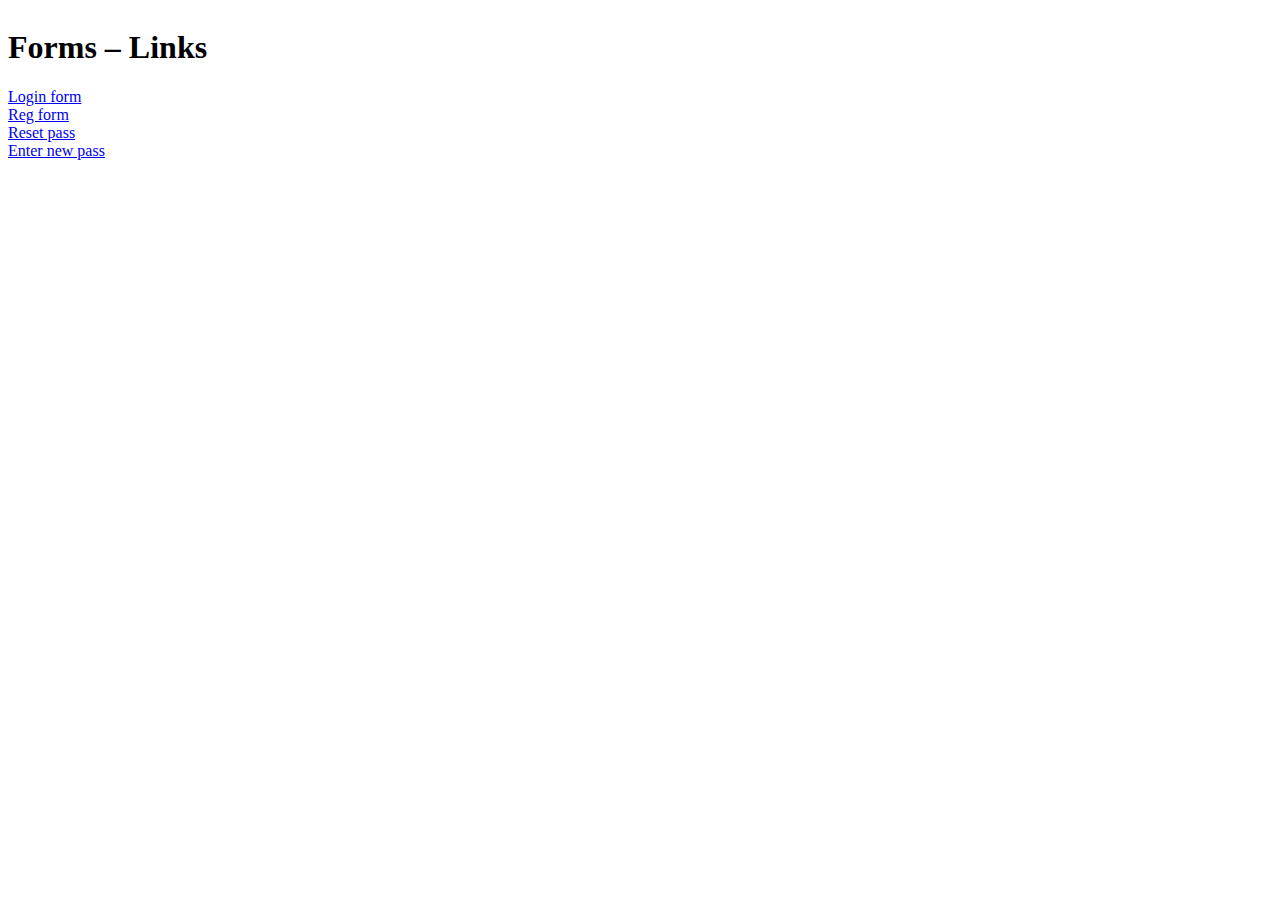
<file: index.html>
<!DOCTYPE html>
<html>
  <head>
    <meta charset="utf-8">
    <title></title>
    <style media="screen">
      body {
        display: flex;
        flex-direction: column;
      }
    </style>
  </head>
  <body>
    <h1>Forms – Links</h1>
    <a href="login-form.html">Login form</a>
    <a href="reg-form.html">Reg form</a>
    <a href="reset-form.html">Reset pass</a>
    <a href="new-pass-form.html">Enter new pass</a>
  </body>
</html>
</file>
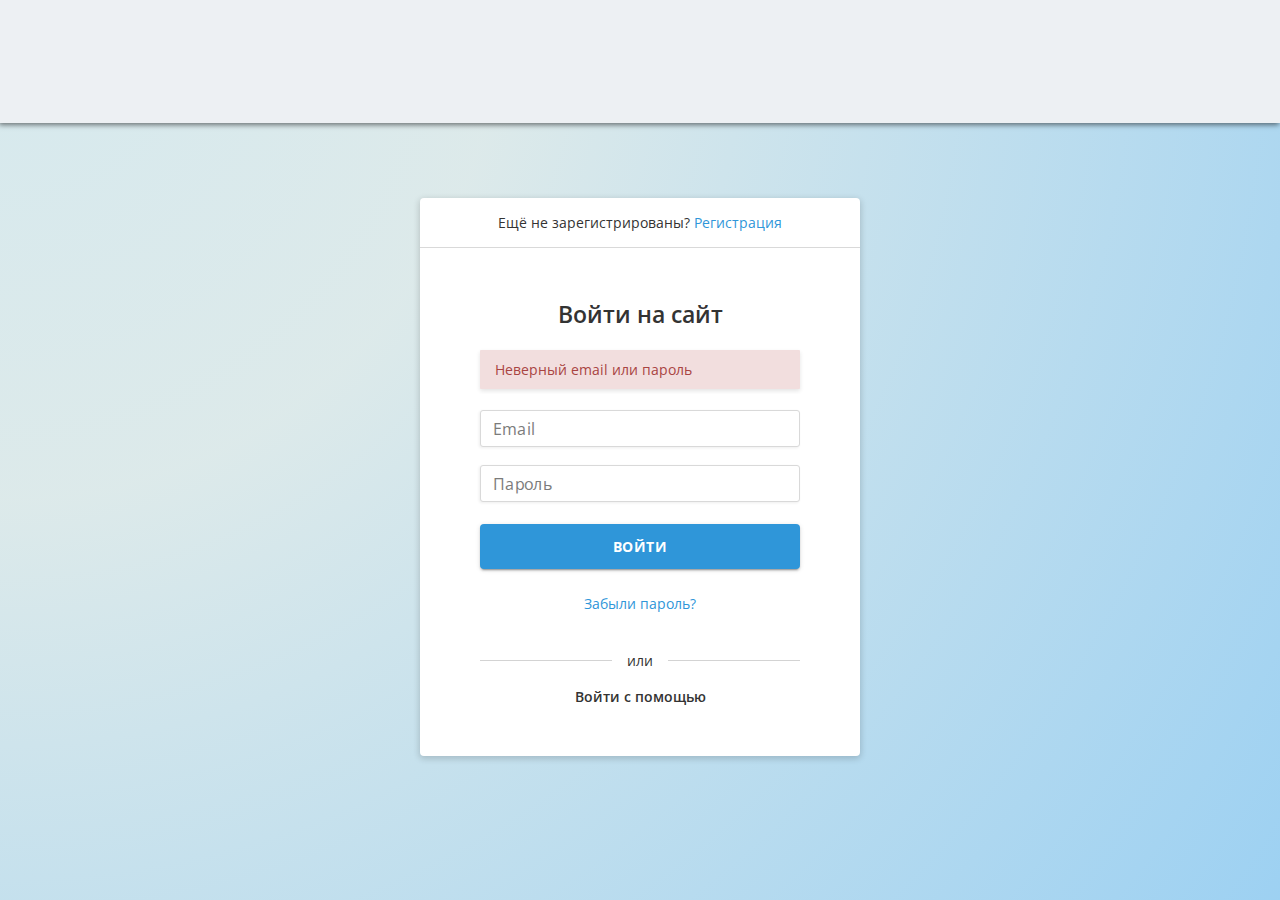
<file: login-form.html>
<!DOCTYPE html>
<html class="fp-m-form">
  <head>
    <meta charset="utf-8">
    <meta name="viewport" content="width=device-width, initial-scale=1">
    <title></title>
    <link href="https://fonts.googleapis.com/css?family=Open+Sans:300,400,400i,600,700&display=swap&subset=cyrillic" rel="stylesheet">

    <link rel="stylesheet" href="css/m-form.css">
    <link rel="stylesheet" href="css/m-forms-cl.css">
  </head>
  <body>
    <header></header>

    <div class="form-container">
      <div class="form-topline pd--lr">
        <p>Ещё не зарегистрированы? <a href="reg-form.html">Регистрация</a></p>
      </div>
      <div class="form-wrapper pd--lr pd--b">
        <h1>Войти на сайт</h1>
        <div class="alert-msg">
          <span>Неверный email или пароль</span>
        </div>
        <form class="m-form" action="index.html" method="post" data-parsley-validate>
          <div class="field">
            <input type="email" name="email"  autocomplete="username" id="email" placeholder="myemail@example.com" required/>
            <label for="email"><span>Email</span></label>
          </div>
          <div class="field">
            <input type="password" name="password" id="password" autocomplete="current-password" placeholder="Введите пароль" required/>
            <label for="password"><span>Пароль</span></label>
            <span class="unmask far fa-eye" type="button" title="Показать или скрыть пароль" onclick="showPassword()"></span>
          </div>
          <input type="submit" value="Войти" class="m-button">
        </form>
        <p><a href="reset-form.html">Забыли пароль?</a></p>
        <div class="splitter">
          <span>или</span>
        </div>
        <h2>Войти с помощью</h2>
        <div style="display:flex;justify-content: center;">
          <script async src="//ulogin.ru/js/ulogin.js"></script>
          <div id="uLogin" data-ulogin="display=panel;theme=flat;fields=first_name,last_name;providers=vkontakte,google,yandex,mailru,facebook;hidden=;redirect_uri=https%3A%2F%2Findiprint.ru;mobilebuttons=0;"></div>
        </div>
      </div>
    </div>

    <footer></footer>

    <script
      src="https://code.jquery.com/jquery-3.4.1.min.js"
      integrity="sha256-CSXorXvZcTkaix6Yvo6HppcZGetbYMGWSFlBw8HfCJo="
      crossorigin="anonymous"></script>
    <script src="js/parsley.min.js" charset="utf-8"></script>
    <script src="js/m-forms.js" charset="utf-8"></script>
  </body>
</html>
</file>
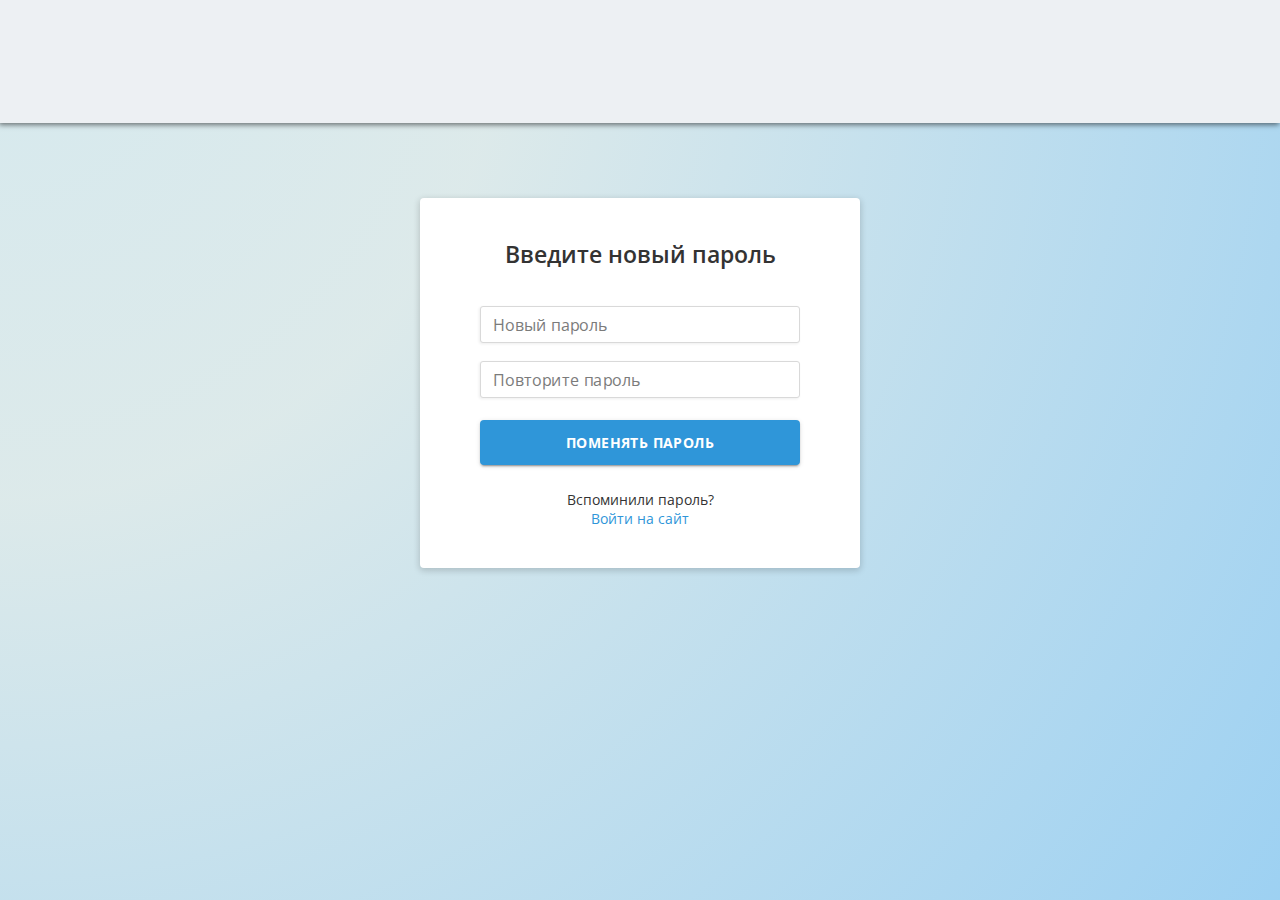
<file: new-pass-form.html>
<!DOCTYPE html>
<html class="fp-m-form">
  <head>
    <meta charset="utf-8">
    <meta name="viewport" content="width=device-width, initial-scale=1">
    <title></title>
    <link href="https://fonts.googleapis.com/css?family=Open+Sans:300,400,400i,600,700&display=swap&subset=cyrillic" rel="stylesheet">

    <link rel="stylesheet" href="css/m-form.css">
    <link rel="stylesheet" href="css/m-forms-cl.css">
  </head>
  <body>
    <header></header>

    <div class="form-container">
      <div class="form-wrapper pd--lr pd--b pd--t">
        <h1>Введите новый пароль</h1>
        <form class="m-form" action="index.html" method="post" data-parsley-validate>
          <div class="field">
            <input type="password" name="password" id="password" placeholder="Введите пароль" pattern=".{4,}" data-parsley-pattern-message="Не менее 4 символов" required/>
            <label for="password"><span>Новый пароль</span></label>
            <span class="unmask far fa-eye" type="button" title="Показать или скрыть пароль" onclick="showPassword()"></span>
          </div>
          <div class="field">
            <input type="password" name="password" id="password-c" placeholder="Повторите пароль" pattern=".{4,}" data-parsley-equalto="#password" data-parsley-pattern-message="Более 4 символов" data-parsley-equalto-message="Пароль не совпадает" required/>
            <label for="password"><span>Повторите пароль</span></label>
          </div>
          <input type="submit" value="Поменять пароль" class="m-button">
        </form>
        <p>Вспоминили пароль?<br><a href="login-form.html">Войти на сайт</a></p>
      </div>
    </div>

    <footer></footer>

    <script
      src="https://code.jquery.com/jquery-3.4.1.min.js"
      integrity="sha256-CSXorXvZcTkaix6Yvo6HppcZGetbYMGWSFlBw8HfCJo="
      crossorigin="anonymous"></script>
    <script src="js/parsley.min.js" charset="utf-8"></script>
    <script src="js/m-forms.js" charset="utf-8"></script>
  </body>
</html>
</file>
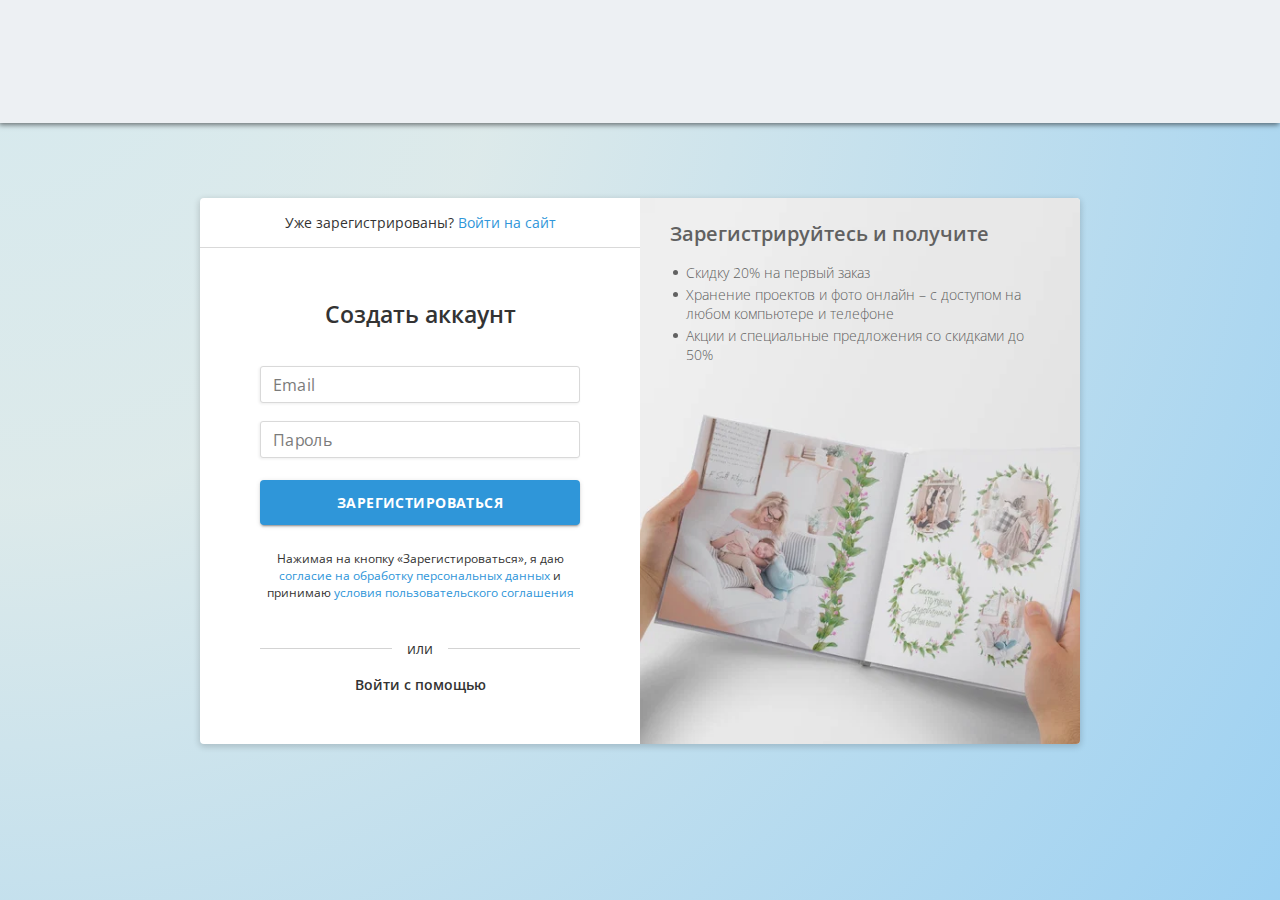
<file: reg-form.html>
<!DOCTYPE html>
<html class="fp-m-form">
  <head>
    <meta charset="utf-8">
    <meta name="viewport" content="width=device-width, initial-scale=1">
    <title></title>
    <link href="https://fonts.googleapis.com/css?family=Open+Sans:300,400,400i,600,700&display=swap&subset=cyrillic" rel="stylesheet">

    <link rel="stylesheet" href="css/m-form.css">
    <link rel="stylesheet" href="css/m-forms-cl.css">
  </head>
  <body>
    <header></header>

    <div class="form-container dw-b">
      <div class="">
        <div class="form-topline pd--lr">
          <p>Уже зарегистрированы? <a href="login-form.html"> Войти на сайт</a></p>
        </div>
        <div class="form-wrapper pd--lr pd--b">
          <h1>Создать аккаунт</h1>
          <form class="m-form" action="index.html" method="post" data-parsley-validate>
            <div class="field">
              <input type="email" name="email" autocomplete="username" id="email" placeholder="myemail@example.com" required/>
              <label for="email"><span>Email</span></label>
            </div>
            <div class="field">
              <input type="password" name="password" id="password" autocomplete="new-password" placeholder="Введите пароль" pattern=".{4,}" data-parsley-pattern-message="Более 4 символов" required/>
              <label for="password"><span>Пароль</span></label>
              <span class="unmask far fa-eye" type="button" title="Показать или скрыть пароль" onclick="showPassword()"></span>
            </div>
            <input type="submit" value="Зарегистироваться" class="m-button">
          </form>
          <p class="f-policy">Нажимая на кнопку «Зарегистироваться», я даю <a href="">согласие на обработку персональных данных</a> и принимаю <a href="">условия пользовательского соглашения</a></p>
          <div class="splitter">
            <span>или</span>
          </div>
          <h2>Войти с помощью</h2>
          <div style="display:flex;justify-content: center;">
            <script async src="//ulogin.ru/js/ulogin.js"></script>
            <div id="uLogin" data-ulogin="display=panel;theme=flat;fields=first_name,last_name;providers=vkontakte,google,yandex,mailru,facebook;hidden=;redirect_uri=https%3A%2F%2Findiprint.ru;mobilebuttons=0;"></div>
          </div>
        </div>
      </div>
      <div class="form-banner">
        <div>
          <h2>Зарегистрируйтесь и получите</h2>
          <ul>
            <li><span>Скидку 20% на первый заказ</span></li>
            <li><span>Хранение проектов и фото онлайн – с доступом на любом компьютере и телефоне</span></li>
            <li><span>Акции и специальные предложения со скидками до 50%</span></li>
          </ul>
        </div>
      </div>
    </div>

    <footer></footer>

    <script
      src="https://code.jquery.com/jquery-3.4.1.min.js"
      integrity="sha256-CSXorXvZcTkaix6Yvo6HppcZGetbYMGWSFlBw8HfCJo="
      crossorigin="anonymous"></script>
    <script src="js/parsley.min.js" charset="utf-8"></script>
    <script src="js/m-forms.js" charset="utf-8"></script>
  </body>
</html>
</file>
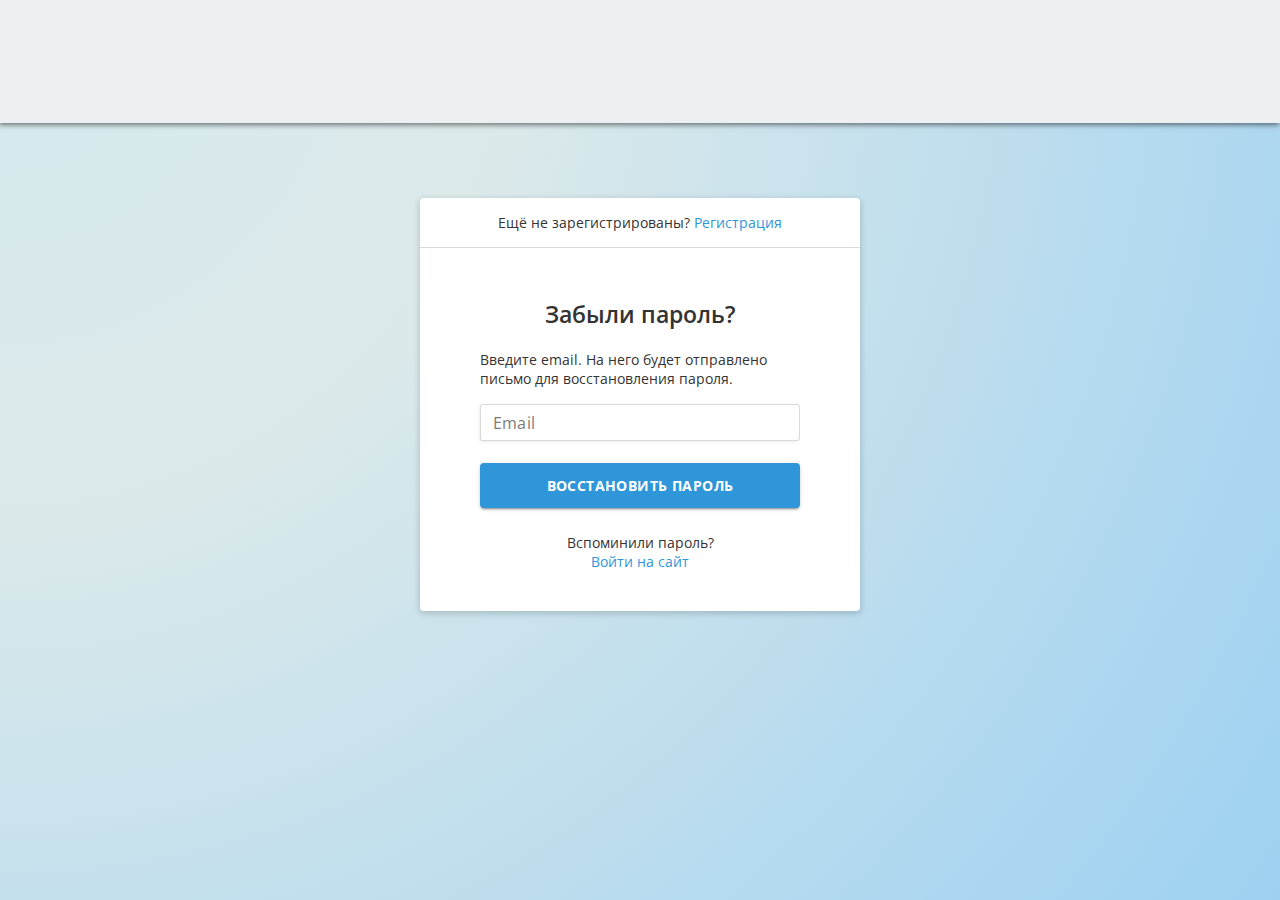
<file: reset-form.html>
<!DOCTYPE html>
<html class="fp-m-form">
  <head>
    <meta charset="utf-8">
    <meta name="viewport" content="width=device-width, initial-scale=1">
    <title></title>
    <link href="https://fonts.googleapis.com/css?family=Open+Sans:300,400,400i,600,700&display=swap&subset=cyrillic" rel="stylesheet">

    <link rel="stylesheet" href="css/m-form.css">
    <link rel="stylesheet" href="css/m-forms-cl.css">
  </head>
  <body>
    <header></header>

    <div class="form-container">
      <div class="form-topline pd--lr">
        <p>Ещё не зарегистрированы? <a href="reg-form.html">Регистрация</a></p>
      </div>
      <div class="form-wrapper pd--lr pd--b">
        <h1>Забыли пароль?</h1>
        <p>Введите email. На него будет отправлено письмо для восстановления пароля.</p>
        <form class="m-form" action="index.html" method="post" data-parsley-validate>
          <div class="field">
            <input type="email" name="email" id="email" placeholder="myemail@example.com" required/>
            <label for="email"><span>Email</span></label>
          </div>
          <input type="submit" value="Восстановить пароль" class="m-button">
        </form>
        <p>Вспоминили пароль?<br><a href="login-form.html">Войти на сайт</a></p>
      </div>
    </div>

    <footer></footer>

    <script
      src="https://code.jquery.com/jquery-3.4.1.min.js"
      integrity="sha256-CSXorXvZcTkaix6Yvo6HppcZGetbYMGWSFlBw8HfCJo="
      crossorigin="anonymous"></script>
    <script src="js/parsley.min.js" charset="utf-8"></script>
    <script src="js/m-forms.js" charset="utf-8"></script>
  </body>
</html>
</file>
<file: css/m-form.css>
html {
  font-size: 15px;
}

body.forms {
  font-family: Avenir Next, Avenir, SegoeUI, sans-serif;
  font-family:"Open Sans","Helvetica Neue",Helvetica,Arial,sans-serif;
  color:#333;
  max-width: 700px;
  background-color: lightgray;
  padding: 0 30px;
  margin:0 auto;
}

.m-form {
  color: #676767;
  max-width: none;
  font-size: 14px;
  margin: 0;
  background-color: white;
  padding: 0;
  -webkit-box-shadow: none;
          box-shadow: none;
  border-radius: 0
}
.m-form p {
  color: #333333;
  font-size: 13px;
  margin:0
}
.m-form .field {
  margin: 0 0 2px 0;
  position: relative
}
.m-form h1, .m-form h2, .m-form h3 {
  color:#333333;
  font-weight: 600;
  text-align: center;
}
.m-form h1 {
  font-size: 26px
}
.m-form ~ .splitter {
  display: block;
  text-align: center;
  overflow: hidden;
  white-space: nowrap;
  margin: 1.15rem 0;
}
.m-form ~ .splitter > span {
  position: relative;
  display: inline-block;
}
.m-form ~ .splitter > span:before, .m-form ~ .splitter > span:after {
  content: "";
  position: absolute;
  top: 50%;
  width: 9999px;
  height: 1px;
  background: lightgray;
}

.m-form ~ .splitter > span:before {
  right: 100%;
  margin-right: 15px;
}

.m-form ~ .splitter > span:after {
  left: 100%;
  margin-left: 15px;
}
.m-form .field {
  display: -webkit-box;
  display: -ms-flexbox;
  display: flex;
  -webkit-box-orient: vertical;
  -webkit-box-direction: reverse;
      -ms-flex-flow: column-reverse;
          flex-flow: column-reverse;
}
.m-form input:not([type='checkbox']):not([type='submit']):not([type='radio']):not([type='button']):not([type='file']) ~ label, .m-form input:not([type='checkbox']):not([type='submit']):not([type='radio']):not([type='button']):not([type='file']) {
  -webkit-transition: all 0.2s;
  -o-transition: all 0.2s;
  transition: all 0.2s;
  -ms-touch-action: manipulation;
      touch-action: manipulation;
}
.m-form [type='text'], .m-form [type='password'], .m-form [type='date'], .m-form [type='datetime'], .m-form [type='datetime-local'], .m-form [type='month'], .m-form [type='week'], .m-form [type='email'], .m-form [type='number'], .m-form [type='search'], .m-form [type='tel'], .m-form [type='time'], .m-form [type='url'], .m-form [type='color'],
.m-form textarea, .m-form select {
  display: block;
  -webkit-box-sizing: border-box;
          box-sizing: border-box;
  width: 100%;
  height: 2.3375rem;
  height: 2.4625rem;
  padding: 0.5rem;
  color: #414141;
  padding-left: 11px;
  border: 1px solid #D9D9D9;
  border-radius: 3px;
  background-color: #fefefe;
  -webkit-box-shadow: inset 0 0 0 50px #fff, -1px 1px 3px #00000012;
  box-shadow: inset 0 0 0 50px #fff, -1px 1px 3px #00000012;
  font-family: inherit;
  font-size: 1rem;
  font-weight: normal;
  -webkit-transition: border-color 0.25s ease-in-out, -webkit-box-shadow 0.5s;
  transition: border-color 0.25s ease-in-out, -webkit-box-shadow 0.5s;
  -o-transition: box-shadow 0.5s, border-color 0.25s ease-in-out;
  transition: box-shadow 0.5s, border-color 0.25s ease-in-out;
  transition: box-shadow 0.5s, border-color 0.25s ease-in-out, -webkit-box-shadow 0.5s;
  -webkit-appearance: none;
  -moz-appearance: none;
  appearance: none;
  -webkit-user-select: text
}
.m-form input:not([type='checkbox']):not([type='submit']):not([type='radio']):not([type='button']):not([type='file']):focus, textarea:focus, select:focus {
  outline: 0;
  border-color: #2F96D9
}
.m-form input:not([type='checkbox']):not([type='submit']):not([type='radio']):not([type='button']):not([type='file']):focus ~ label, textarea:focus ~ label, select:focus ~ label {
  color: #2F96D9
}
.m-form select {
  margin: 16px 0 0;
  position: relative;
  display: -webkit-box;
  display: -ms-flexbox;
  display: flex;
  line-height: 1em;
}
.m-form select option {
  font-family:"Open Sans"
}
.m-form .drowdown--wrapper {
  display: -webkit-box;
  display: -ms-flexbox;
  display: flex;
  -webkit-box-orient: vertical;
  -webkit-box-direction: normal;
      -ms-flex-direction: column;
          flex-direction: column;
}
.m-form .drowdown--wrapper::after {
  content: "";
  position: absolute;
  z-index: 2;
  right: 10px;
  top: 65%;
  margin-top: -3px;
  height: 0;
  width: 0;
  border-top: 6px solid #5a5a5a;
  border-left: 6px solid transparent;
  border-right: 6px solid transparent;
  pointer-events: none;
}
.m-form input:not([type='checkbox']):not([type='submit']):not([type='radio']):not([type='button']):not([type='file']) ~ label > span {
  background-color: white;
  background: white;
  -webkit-box-shadow: 6px 0 0 white, -6px 0 0 white;
          box-shadow: 6px 0 0 white, -6px 0 0 white;
  font-size: 12px;
  -webkit-touch-callout: none;
  -webkit-user-select: none;
  -moz-user-select: none;
  -ms-user-select: none;
  user-select: none;
  font-weight: 400
}
.m-form input:not([type='checkbox']):not([type='submit']):not([type='radio']):not([type='button']):not([type='file']) ~ label {
  padding-left: 0.8rem;
  padding-left: 10px;
  line-height: 1rem;
  letter-spacing: 0.02em
}
.m-form input:placeholder-shown ~ label {
  cursor: text;
  color: #7b7b7b;
  font-weight: 400;
  max-width: 66.66%;
  white-space: nowrap;
  overflow: hidden;
  -o-text-overflow: ellipsis;
     text-overflow: ellipsis;
  -webkit-transform-origin: left bottom;
      -ms-transform-origin: left bottom;
          transform-origin: left bottom;
  -webkit-transform: translate(0, 1.9rem) scale(1.4);
      -ms-transform: translate(0, 1.9rem) scale(1.4);
          transform: translate(0, 1.9rem) scale(1.4);
  -webkit-transform: translate(0, 1.9rem) scale(1.3);
      -ms-transform: translate(0, 1.9rem) scale(1.3);
          transform: translate(0, 1.9rem) scale(1.3);
  pointer-events: none;
}
.m-form input:not(:placeholder-shown):not([type='checkbox']):not([type='submit']):not([type='radio']):not([type='button']):not([type='file']) ~ label,
.m-form input:focus:not([type='checkbox']):not([type='submit']):not([type='radio']):not([type='button']):not([type='file']) ~ label {
  -webkit-transform: translate(0, 0.45rem) scale(1);
      -ms-transform: translate(0, 0.45rem) scale(1);
          transform: translate(0, 0.45rem) scale(1);
  padding-left: 12px;
  cursor: pointer;
  text-transform: inherit;
}
.m-form input:not(:placeholder-shown):not([type='checkbox']):not([type='submit']):not([type='radio']):not([type='button']):not([type='file']) ~ label,
.m-form input:focus:not([type='checkbox']):not([type='submit']):not([type='radio']):not([type='button']):not([type='file']) ~ label {
  cursor: pointer;
}
.m-form input:not(:placeholder-shown):not(:focus) ~ label {
  color: #414141
}
#password ~ .unmask {
  border: 0;
  display: none;
  background: none;
  cursor: pointer;
  height: 2.4625rem;
  width: 22px;
  padding: 0 14px 0 0;
  opacity: 0.8;
  background: center / 22px no-repeat url(../img/eye-show-3.svg);
  position: absolute;
  bottom: 0;
  right: 0;
  -ms-flex-item-align: end;
      align-self: flex-end;
  outline: none;
  color: rgb(107, 107, 107)
}
#password[required]:focus ~ .unmask, #password[required]:not(:placeholder-shown) ~ .unmask {
  display: block;
}
#password[type='text'] ~ span.unmask {
  background-image: url(../img/eye-hide-3.svg)
}
#password[required]:placeholder-shown ~ span.unmask {
  pointer-events: none;
  opacity: 0.4
}
.m-form .m-button {
  margin-top:20px;
  font-size: 14px;
  color: #ffffff;
  font-family: "Open Sans","Helvetica Neue",Helvetica,Arial,sans-serif;
  padding: 13px 18px;
  border-radius: 4px;
  background-color: #2f96d9;
  -webkit-box-shadow: 0 1px 5px 0 rgba(0,0,0,.12), 0 2px 2px 0 rgba(0,0,0,.14), 0 3px 1px -2px rgba(0,0,0,.2);
          box-shadow: 0 1px 5px 0 rgba(0,0,0,.12), 0 2px 2px 0 rgba(0,0,0,.14), 0 3px 1px -2px rgba(0,0,0,.2);
  -webkit-transition: background-color 300ms ease,box-shadow 300ms cubic-bezier(.4,0,.2,1);
  -webkit-transition: background-color 300ms ease,-webkit-box-shadow 300ms cubic-bezier(.4,0,.2,1);
  transition: background-color 300ms ease,-webkit-box-shadow 300ms cubic-bezier(.4,0,.2,1);
  -o-transition: background-color 300ms ease,box-shadow 300ms cubic-bezier(.4,0,.2,1);
  transition: background-color 300ms ease,box-shadow 300ms cubic-bezier(.4,0,.2,1);
  transition: background-color 300ms ease,box-shadow 300ms cubic-bezier(.4,0,.2,1),-webkit-box-shadow 300ms cubic-bezier(.4,0,.2,1);
  color: #fff;
  font-weight: 700;
  letter-spacing: .03em;
  text-transform: uppercase;
  border: 0;
  line-height: inherit;
  text-decoration: none;
  cursor: pointer;
  width: 100%;
}
.m-form .m-button:hover {
  background-color: #1f8acf;
  color: #fff;
  -webkit-box-shadow: 0 1px 10px 0 rgba(0,0,0,.12), 0 4px 5px 0 rgba(0,0,0,.14), 0 2px 4px -1px rgba(0,0,0,.2);
          box-shadow: 0 1px 10px 0 rgba(0,0,0,.12), 0 4px 5px 0 rgba(0,0,0,.14), 0 2px 4px -1px rgba(0,0,0,.2);
}

.m-form input:not(:focus)::-webkit-input-placeholder {
  /* WebKit browsers */
  color: transparent;
  -webkit-transition: inherit;
  -o-transition: inherit;
  transition: inherit;
}
.m-form input:not(:focus):-moz-placeholder {
  /* Mozilla Firefox 4 to 18 */
  color: transparent;
  -webkit-transition: inherit;
  -o-transition: inherit;
  transition: inherit;
}
.m-form input:not(:focus)::-moz-placeholder {
  /* Mozilla Firefox 19+ */
  color: transparent;
  -webkit-transition: inherit;
  -o-transition: inherit;
  transition: inherit;
}
.m-form input:not(:focus):-ms-input-placeholder {
  /* Internet Explorer 10+ */
  color: transparent;
  -webkit-transition: inherit;
  -o-transition: inherit;
  transition: inherit;
}

.m-form input:not(:focus):not(:placeholder-shown):invalid ~ label {
  color: #e23030
}
.m-form input:not(:focus):not(:placeholder-shown):invalid {
  border-color: #e23030
}

.m-form .links {
  display: -webkit-box;
  display: -ms-flexbox;
  display: flex;
  margin: 3rem 0 0 0;
  -ms-flex-wrap: wrap;
      flex-wrap: wrap;
  color:#333333;
  font-size: 13px;
}
.links > p:not(:only-child) {
  width: 50%
}
.links > p:last-of-type:not(:only-child) {
  text-align: right;
}
.links > p:only-child {
  text-align: center;
  width: 100%;
}
a, a:link, a:visited {
  color: #2f96d9;
  text-decoration: none;
}
a:hover {
  text-decoration: underline;
  color: #2482bf
}
.m-form input::-webkit-input-placeholder {
  font-size: 1rem;
  color: #9c9c9c
}
.m-form input::-moz-placeholder {
  font-size: 1rem;
  color: #9c9c9c
}
.m-form input:-ms-input-placeholder {
  font-size: 1rem;
  color: #9c9c9c
}
.m-form input::-ms-input-placeholder {
  font-size: 1rem;
  color: #9c9c9c
}
.m-form input::placeholder {
  font-size: 1rem;
  color: #9c9c9c
}
span.sr-only {
  display: none
}
.m-form > .columns {
  display: -webkit-box;
  display: -ms-flexbox;
  display: flex;
}
.m-form > .columns > div:not(:last-child) {
  margin-right: 15px
}
input:-webkit-autofill,
input:-webkit-autofill:hover,
input:-webkit-autofill:focus
input:-webkit-autofill,
textarea:-webkit-autofill,
textarea:-webkit-autofill:hover
textarea:-webkit-autofill:focus,
select:-webkit-autofill,
select:-webkit-autofill:hover,
select:-webkit-autofill:focus,
 {
  /*border: 0;*/
  -webkit-text-fill-color: #ссс;
  -webkit-box-shadow: 0 0 0px 1000px transparent inset;
  -webkit-transition: background-color 5000s ease-in-out 0s;
  -o-transition: background-color 5000s ease-in-out 0s;
  transition: background-color 5000s ease-in-out 0s;
  background: -webkit-linear-gradient(top,  rgba(255,255,255,0) 0%,rgba(0,174,255,0.04) 50%,rgba(255,255,255,0) 51%,rgba(0,174,255,0.03) 100%);
}

.field .error {
  background-color: red;
  color: white;
  font-size: 13px;
  display: none
}
.field .error p {
  margin: 0;
  padding: 0
}
.field-error {
  position: absolute;
  display: none;
  padding-right: 12px;
  font-size: 12px;
  color: #e23030;
  -ms-flex-item-align: end;
      align-self: flex-end;
  -webkit-transform: translateY(24px);
      -ms-transform: translateY(24px);
          transform: translateY(24px);
}
.field-error > span {
  background-color: white;
  background: white;
  -webkit-box-shadow: 6px 0 0 white, -6px 0 0 white;
          box-shadow: 6px 0 0 white, -6px 0 0 white;
}

/* Parsley Styling */
.parsley-errors-list {
  padding:0;
  opacity:0;
  list-style-type:none;
  position:absolute;
  right: 0;
  padding-right:12px;
  font-size:12px;
  line-break:unset;
  top:0;
  white-space:nowrap;
  color:#e23030;
  -ms-flex-item-align:end;
      align-self:flex-end;
  margin:7px 0 0 0;
  transition:all .3s ease-in;
  -o-transition:all .3s ease-in;
  -moz-transition:all .3s ease-in;
  -webkit-transition:all .3s ease-in;
  -webkit-user-select: none;
   -moz-user-select: none;
    -ms-user-select: none;
        user-select: none
}

.parsley-errors-list.filled {
  opacity:1
}

.parsley-errors-list > li {
  background-color:#fff;
  background:#fff;
  -webkit-box-shadow:6px 0 0 white,-6px 0 0 #fff;
          box-shadow:6px 0 0 white,-6px 0 0 #fff
}

input[type='number'] + ul.parsley-errors-list {
  position:relative;
  margin-top:4px
}

input[type='number'] + ul.parsley-errors-list > li {
  background-color:transparent;
  background:none;
  -webkit-box-shadow:none;
          box-shadow:none
}
input[type].parsley-error, textarea.parsley-error {
  border-color: #e23030;
}
</file>
<file: css/m-forms-cl.css>
/* TEMP: PAGE CSS */

body {
  font-family:"Open Sans","Helvetica Neue",Helvetica,Arial,sans-serif;
  margin: 0;
  padding: 0
}

header {
  min-height: 123px;
  background-color: #edf0f3;
  box-shadow: -1px 2px 5px 0 rgba(0, 0, 0, 0.5);
  z-index: 1
}
footer {
  margin-top: 70px;
  min-height: 185px;
  height: 370px;
  background-color: #a9a9a9;
}


/* TEMP: Delete later? */
.form-container ~ footer {
  display: none
}
.m-form::after {
  position:absolute;width:0;height:0;overflow:hidden;z-index:-1;
  content:url(../img/eye-show-3.svg) url(../img/eye-hide-3.svg);
}
/* Main CSS */
html.fp-m-form, html.fp-m-form body {
  height: 100%
}
html.fp-m-form body {
  background: radial-gradient(circle at top left, #cce9f5c7 0%, rgba(204, 233, 245, 0.64) 32%, #93cef5e6 100%);
  background-color: antiquewhite
}
.form-container {
  max-width: 440px;
  box-shadow: 0 2px 6px 1px rgba(0, 0, 0, 0.16);
  border-radius: 4px;
  color: #333;
  font-size: 14px;
  background-color: #fff;
  margin: 0 auto;
  margin-top: 75px
}
.form-container .pd--lr {
  padding-left: 60px;
  padding-right: 60px
}
.form-container .pd--b {
  padding-bottom: 40px
}
.form-container .pd--t {
  padding-top: 40px
}
.form-container h1, .form-container h2, .form-container h3, .form-container h4 {
  margin: 0;
  text-align: center;
  font-weight: 600
}
.form-container p {
  margin: 0
}
.form-container h1 {
  margin-bottom: 20px;
  font-size: 1.643em
}
.form-container h2 {
  margin-bottom: 10px;
  font-size: 1em
}
.form-topline {
  border-bottom: 1px solid #D9D9D9;
  padding-bottom: 15px;
  padding-top: 15px;
  margin: 0 0 50px 0
}
.form-topline p {
  text-align: center
}
.alert-msg {
  margin-bottom: 5px;
  border-radius: 1px;
  box-shadow: 0 2px 4px #0000001c;
  color: #A94442;
  background-color: #F2DEDE
}
.alert-msg span {
  display: block;
  padding: 10px 15px
}
.m-form + .splitter {
  margin-top: 75px
}
.m-form + p {
  margin-top: 25px;
  text-align: center
}
.m-form + p + .splitter {
  margin-top: 38px
}
.f-policy {
  font-size: 12px
}

/* Media */

@media (max-width: 479px) {
  html.fp-m-form body {
    background: none
  }
  .form-container {
    width: 100%;
    background-color: white;
    box-shadow: none;
    border-radius: 0;
    border: none;
    margin-top: 30px
  }
  .form-container h1 {
    margin-bottom: 14px
  }
  .form-topline {
    border-top: 1px solid #D9D9D9;
    margin: 0 0 35px 0;
  }
  .form-container .pd--lr {
    padding-right: 6vw;
    padding-left: 6vw
  }
}



/* Second Create Half - Relocate later */
.form-container.dw-b {
  max-width: 880px;
  flex-direction: row;
  display: -webkit-box;
  display: flex
}
.form-container.dw-b > div {
  width: 50%
}
.form-container.dw-b .form-banner {
  overflow: hidden;
  position: relative;
  background: center / cover no-repeat;
  background-image: url("../img/form-bnr.jpg");
  background-image: -webkit-image-set(url("../img/form-bnr.webp")1x);
  border-radius: 0 4px 4px 0
}
.form-banner > div {
  padding: 22px 30px 0;
  color: #616161
}
.form-banner > div h2 {
  text-align: left;
  font-size: 1.4em;
  margin-bottom: 0.8em
}
.form-banner > div ul {
  list-style-position: outside;
  padding: 0 0 0 20px
}
.form-banner > div ul li {
  margin-bottom: 3px
}
.form-banner > div ul span {
  font-weight: 300;
  position: relative;
  left: -4px
}
.form-container.dw-b .form-banner > * {
  position: absolute;
}
.form-banner picture {
  filter: contrast(0.9);
}

@media (max-width: 1010px) {
  .form-container.dw-b {
    max-width: 440px;
    /* border: 1px solid #0000000f*/
  }
  .form-container .form-banner {
    display: none
  }
  .form-container.dw-b > div {
    width: 100%
  }
}
</file>
